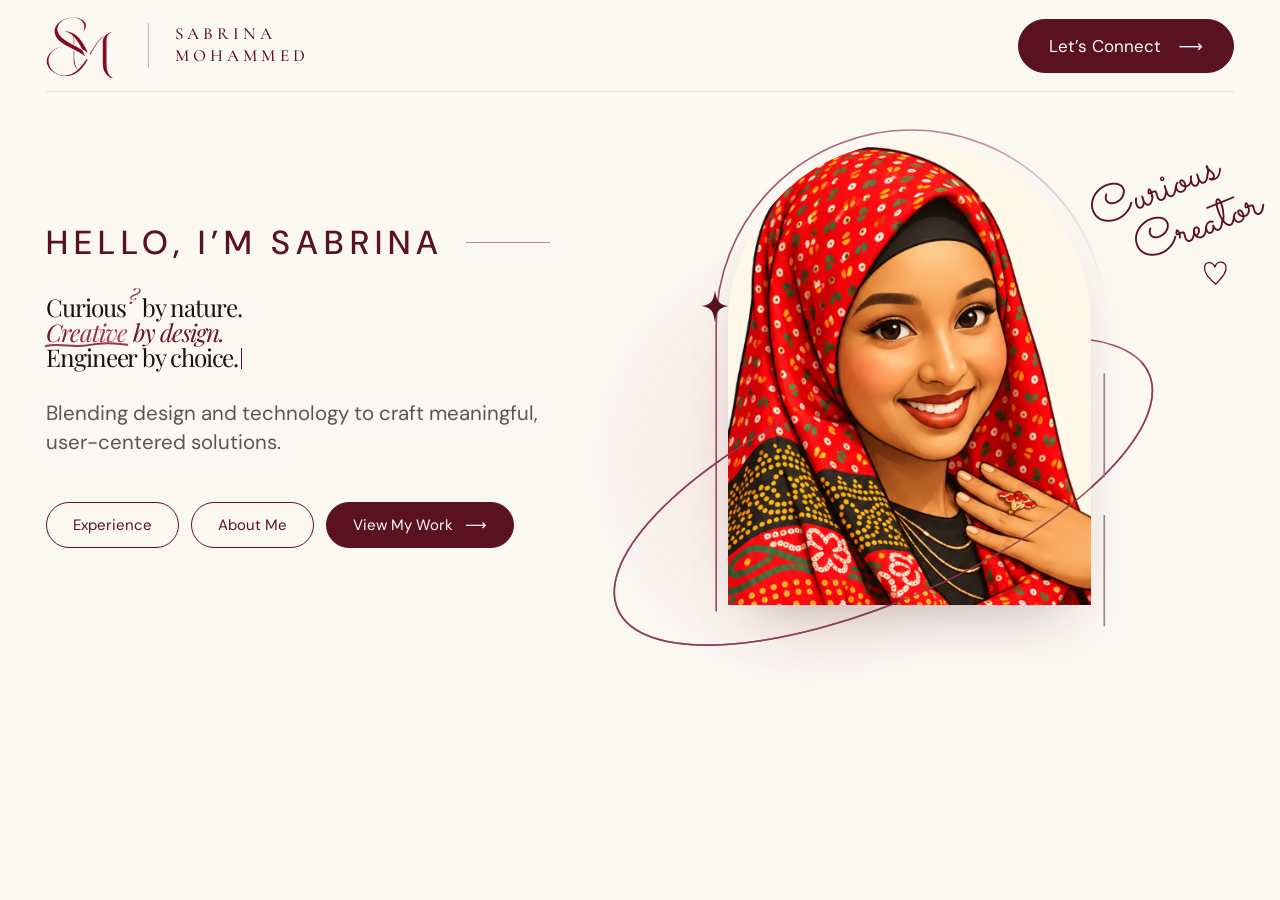
<file: index.html>
<!doctype html>
<html lang="en">
  <head>
    <meta charset="UTF-8" />
    <meta name="viewport" content="width=device-width, initial-scale=1.0" />
    <meta
      name="description"
      content="Sabrina Mohammed — curious creator blending design and technology to craft meaningful, user-centered solutions."
    />
    <meta name="theme-color" content="#fbf7f3" />
    <title>Sabrina Mohammed — Creative Developer</title>
    <link rel="preconnect" href="https://fonts.googleapis.com" />
    <link rel="preconnect" href="https://fonts.gstatic.com" crossorigin />
    <link
      href="https://fonts.googleapis.com/css2?family=Cormorant+Garamond:wght@500&family=DM+Sans:opsz,wght@9..40,400;9..40,500;9..40,600&family=Playfair+Display:ital,wght@0,400;0,500;1,400&family=Sacramento&display=swap"
      rel="stylesheet"
    />
    <link rel="stylesheet" href="styles.css" />
  </head>
  <body>
    <header class="site-header">
      <a class="brand" href="#home" aria-label="Sabrina Mohammed, home">
        <span class="brand-mark"><img src="sm_lettermark.png" alt="" /></span>
        <span class="brand-name">Sabrina<br />Mohammed</span>
      </a>
      <a class="nav-contact" href="contact.html">Let’s Connect <span aria-hidden="true">⟶</span></a>
    </header>

    <main>
      <section class="hero section-wrap" id="home">
        <div class="hero-copy">
          <p class="eyebrow">Hello, I’m Sabrina</p>
          <h1>
            <span class="line">
              <span class="sr-only">Curious</span>
              <span class="curious" aria-hidden="true"><span style="--i:0">C</span><span style="--i:1">u</span><span style="--i:2">r</span><span style="--i:3">i</span><span style="--i:4">o</span><span style="--i:5">u</span><span style="--i:6">s</span><span class="curious-mark">?</span></span>
              by nature.
            </span>
            <em class="line"><span class="creative">Creative<svg class="swash" viewBox="0 0 200 20" preserveAspectRatio="none" aria-hidden="true" focusable="false"><path pathLength="1" d="M4 12 C38 5 70 17 104 10 S166 4 196 9" /></svg></span> by design.</em>
            <span class="line"><span class="sr-only">Engineer</span><span class="engineer" aria-hidden="true"><span style="--i:0">E</span><span style="--i:1">n</span><span style="--i:2">g</span><span style="--i:3">i</span><span style="--i:4">n</span><span style="--i:5">e</span><span style="--i:6">e</span><span style="--i:7">r</span></span> by choice.<span class="caret" aria-hidden="true"></span></span>
          </h1>
          <p class="hero-intro">
            Blending design and technology to craft meaningful,<br class="desktop-break" />
            user-centered solutions.
          </p>
          <div class="hero-actions">
            <a class="button button-secondary" href="experience.html">Experience</a>
            <a class="button button-secondary" href="about.html">About Me</a>
            <a class="button button-primary" href="work.html">View My Work <span aria-hidden="true">⟶</span></a>
          </div>
        </div>

        <div class="hero-visual">
          <div class="blush" aria-hidden="true"></div>
          <!-- back layer: arch + the half of the orbit that passes behind the photo -->
          <svg class="hero-lines hero-lines-back" viewBox="0 0 1030 860" aria-hidden="true" focusable="false">
            <defs>
              <linearGradient id="arch-fade" x1="0" y1="0" x2="1" y2="0">
                <stop offset="0" stop-color="currentColor" stop-opacity="0.9" />
                <stop offset="0.7" stop-color="currentColor" stop-opacity="0.55" />
                <stop offset="1" stop-color="currentColor" stop-opacity="0" />
              </linearGradient>
            </defs>
            <!-- outer arch echoing the portrait frame -->
            <path class="arch" pathLength="1" d="M195 815 V330 A330 330 0 0 1 855 330 V420" stroke="url(#arch-fade)" />
            <g transform="rotate(-24 478 612)">
              <ellipse class="orbit" pathLength="1" cx="478" cy="612" rx="492" ry="182" />
            </g>
          </svg>

          <div class="portrait-frame">
            <img
              class="portrait"
              src="portrait.png"
              alt="Illustrated portrait of Sabrina Mohammed"
              width="614"
              height="548"
            />
          </div>

          <!-- front layer: the lower half of the orbit crosses in front of the photo -->
          <svg class="hero-lines hero-lines-front" viewBox="0 0 1030 860" aria-hidden="true" focusable="false">
            <path class="orbit" pathLength="1" d="M306.2 494.2 L286.2 505.5 L266.6 517.0 L247.5 528.7 L228.9 540.6 L210.8 552.7 L193.4 565.0 L176.7 577.3 L160.6 589.7 L145.3 602.2 L130.8 614.7 L117.0 627.2 L104.1 639.6 L92.0 652.0 L80.9 664.3 L70.6 676.5 L61.3 688.5 L52.9 700.3 L45.6 712.0 L39.2 723.4 L33.8 734.6 L29.5 745.4 L26.2 756.0 L23.9 766.2 L22.7 776.1 L22.5 785.6 L23.4 794.7 L25.4 803.4 L28.3 811.6 L32.3 819.4 L37.4 826.7 L43.4 833.5 L50.5 839.8 L58.5 845.6 L67.5 850.8 L77.5 855.5 L88.4 859.6 L100.1 863.2 L112.8 866.1 L126.3 868.5 L140.6 870.3 L155.7 871.5 L171.5 872.1 L188.0 872.1 L205.2 871.5 L223.0 870.3 L241.5 868.5 L260.4 866.1 L279.9 863.1 L299.8 859.6 L320.1 855.5 L340.8 850.8 L361.8 845.5 L383.1 839.8 L404.6 833.5 L426.3 826.7 L448.0 819.4 L469.9 811.6 L491.8 803.3 L513.6 794.6 L535.4 785.5 L557.0 776.0 L578.4 766.2 L599.7 755.9 L620.6 745.3 L641.2 734.5 L661.4 723.3 L681.2 711.9 L700.6 700.2 L719.4 688.4 L737.6 676.4 L755.3 664.2 L772.3 651.9 L788.7 639.5 L804.3 627.1 L819.2 614.6 L833.3 602.1 L846.6 589.6 L859.0 577.2 L870.5 564.9 L881.2 552.6 L890.9 540.5 L899.6 528.6 L907.4 516.9 L914.2 505.4 L920.0 494.1 L924.8 483.1 L928.5 472.4 L931.2 462.0 L932.9 452.0 L933.5 442.3 L933.1 433.1 L931.6 424.2 L929.1 415.8 L925.5 407.8 L920.9 400.3 L915.2 393.3" />
            <!-- right-hand rule -->
            <path class="rule" d="M852 412 V588 M852 652 V840" />
            <!-- sparkle -->
            <path
              class="sparkle"
              d="M193 272 C196 290 199 295 216 298 C199 301 196 306 193 326 C190 306 187 301 170 298 C187 295 190 290 193 272 Z"
            />
          </svg>

          <p class="script-note" aria-label="Curious creator">
            <span>Curious</span>
            <span>Creator</span>
            <svg class="heart" viewBox="0 0 40 40" aria-hidden="true" focusable="false">
              <path d="M20 34 C10 25 5 19 6 12 C7 6 15 4 19 12 C22 3 32 5 33 12 C34 19 28 25 20 34" />
            </svg>
          </p>
        </div>
      </section>
    </main>
  </body>
</html>
</file>
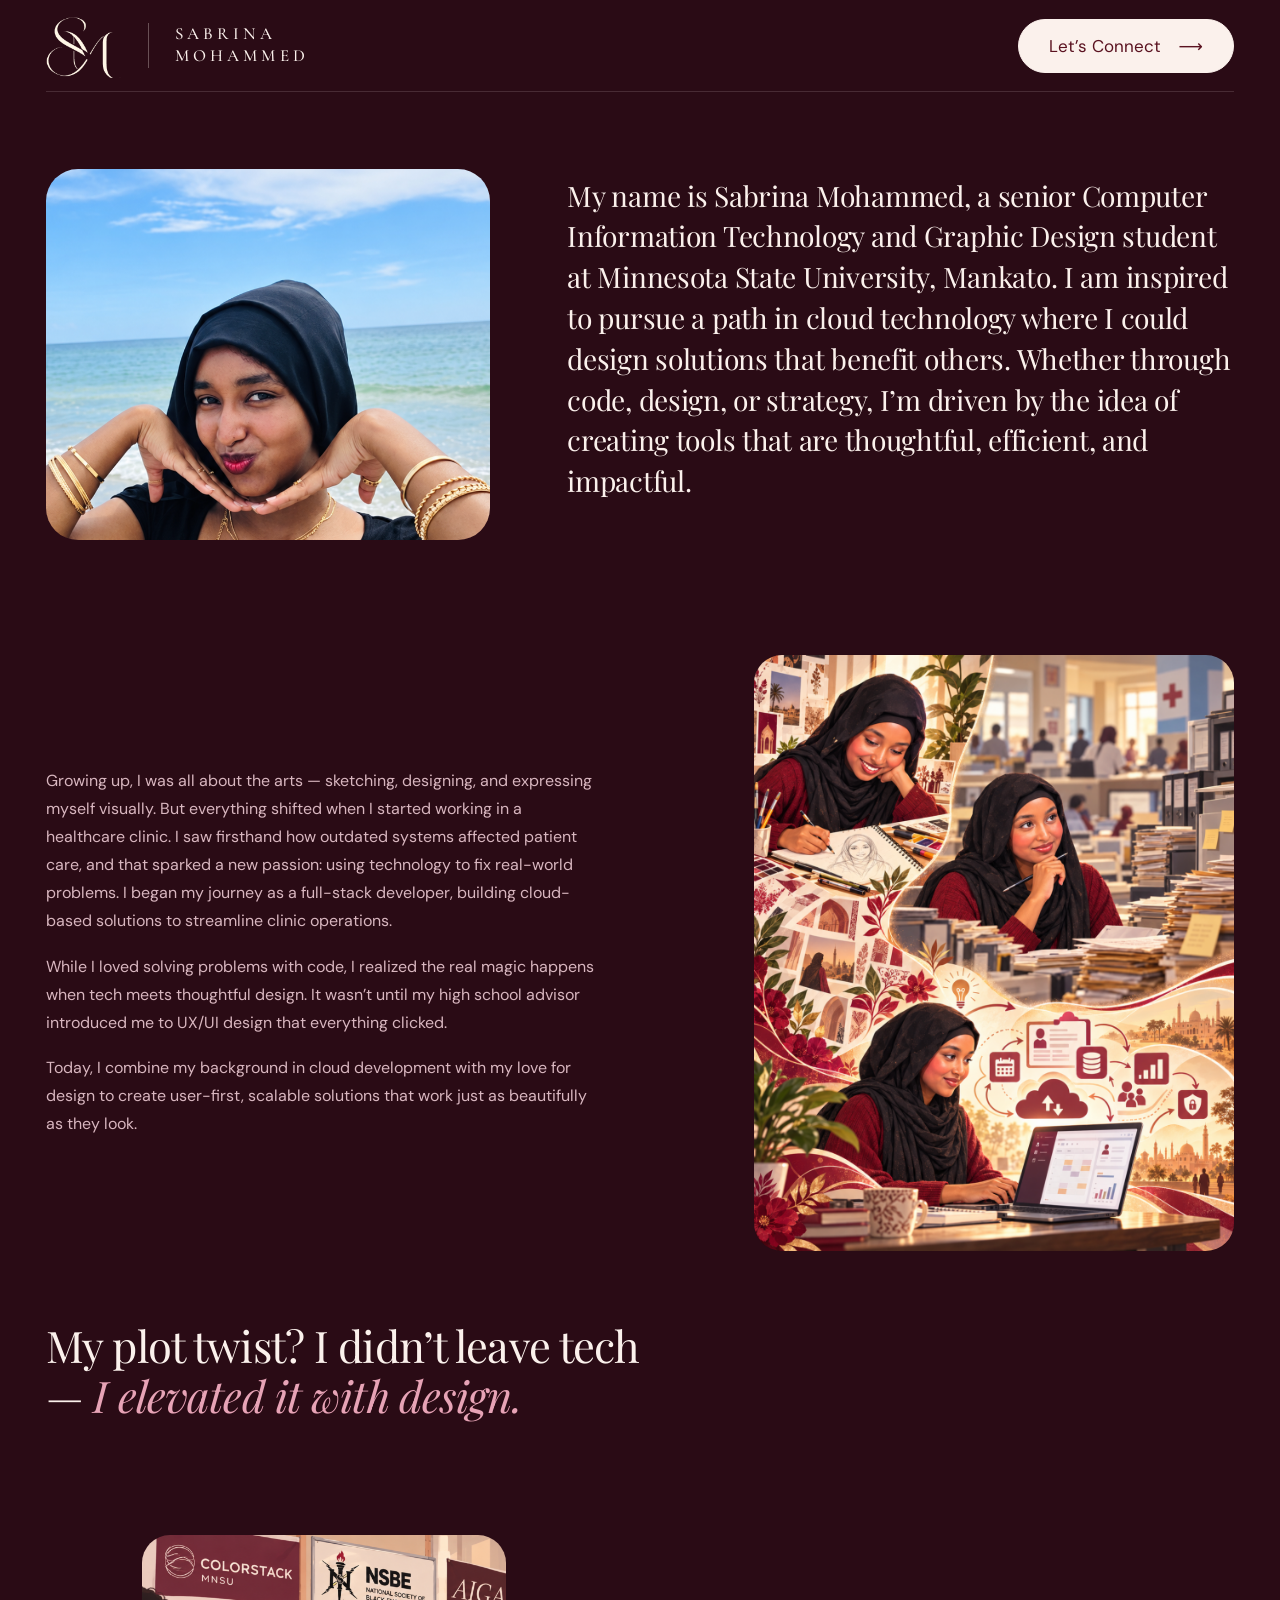
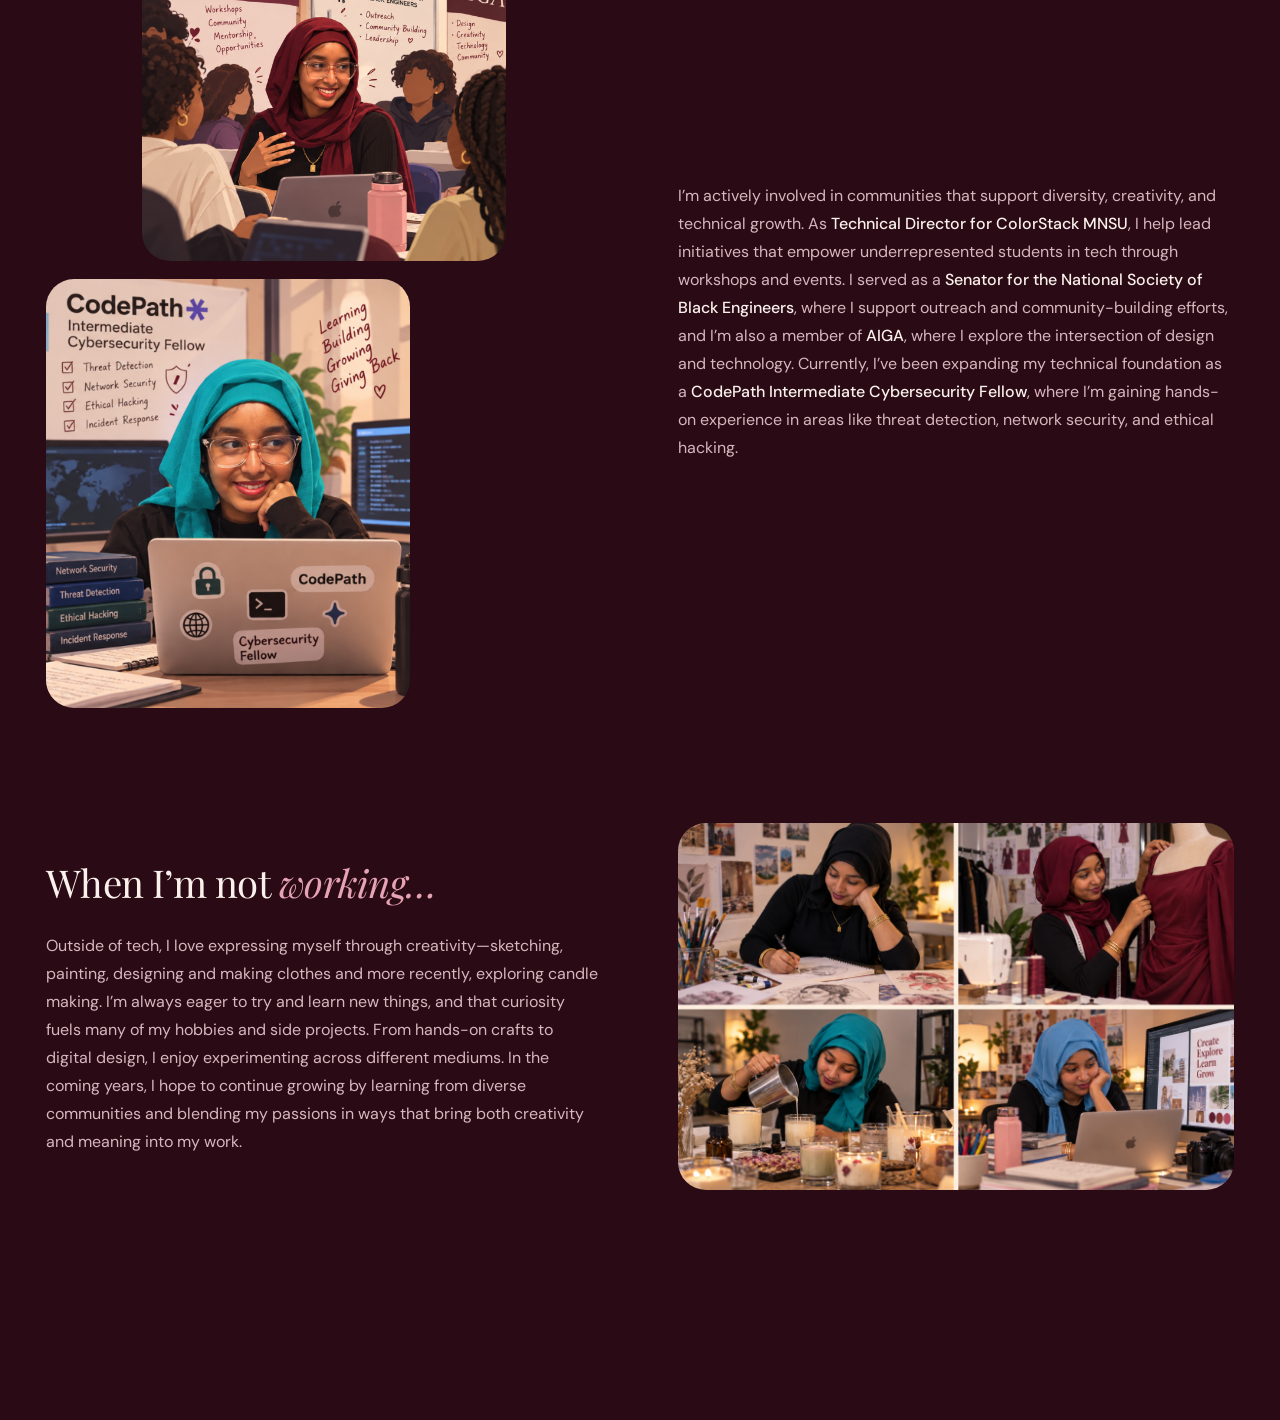
<file: about.html>
<!doctype html>
<html lang="en">
  <head>
    <meta charset="UTF-8" />
    <meta name="viewport" content="width=device-width, initial-scale=1.0" />
    <meta
      name="description"
      content="About Sabrina Mohammed — Computer Information Technology and Graphic Design student blending cloud development with thoughtful design."
    />
    <meta name="theme-color" content="#2a0b15" />
    <title>About — Sabrina Mohammed</title>
    <link rel="preconnect" href="https://fonts.googleapis.com" />
    <link rel="preconnect" href="https://fonts.gstatic.com" crossorigin />
    <link
      href="https://fonts.googleapis.com/css2?family=Cormorant+Garamond:wght@500&family=DM+Sans:opsz,wght@9..40,400;9..40,500;9..40,600&family=Playfair+Display:ital,wght@0,400;0,500;1,400&family=Sacramento&display=swap"
      rel="stylesheet"
    />
    <link rel="stylesheet" href="styles.css" />
  </head>
  <body class="dark-page">
    <header class="site-header">
      <a class="brand" href="index.html" aria-label="Sabrina Mohammed, home">
        <span class="brand-mark"><img src="sm_lettermark.png" alt="" /></span>
        <span class="brand-name">Sabrina<br />Mohammed</span>
      </a>
      <a class="nav-contact" href="contact.html">Let’s Connect <span aria-hidden="true">⟶</span></a>
    </header>

    <main class="section-wrap about-main">
      <h1 class="sr-only">About Sabrina</h1>

      <!-- Intro -->
      <section class="about-row about-intro">
        <div class="about-media">
          <img class="about-portrait" src="about4.png" alt="Sabrina at the beach, framing her face with her hands" width="774" height="646" />
        </div>
        <p class="about-lead">
          My name is Sabrina Mohammed, a senior Computer Information Technology and Graphic Design student at
          Minnesota State University, Mankato. I am inspired to pursue a path in cloud technology where I could design
          solutions that benefit others. Whether through code, design, or strategy, I’m driven by the idea of creating
          tools that are thoughtful, efficient, and impactful.
        </p>
      </section>

      <!-- Story -->
      <section class="about-row about-story">
        <div class="about-text">
          <p>
            Growing up, I was all about the arts — sketching, designing, and expressing myself visually. But everything
            shifted when I started working in a healthcare clinic. I saw firsthand how outdated systems affected patient
            care, and that sparked a new passion: using technology to fix real-world problems. I began my journey as a
            full-stack developer, building cloud-based solutions to streamline clinic operations.
          </p>
          <p>
            While I loved solving problems with code, I realized the real magic happens when tech meets thoughtful
            design. It wasn’t until my high school advisor introduced me to UX/UI design that everything clicked.
          </p>
          <p>
            Today, I combine my background in cloud development with my love for design to create user-first, scalable
            solutions that work just as beautifully as they look.
          </p>
        </div>
        <div class="about-media">
          <img
            class="about-photo about-story-img"
            src="about2.png"
            alt="Illustration of Sabrina's journey: sketching as a young artist, working in a busy healthcare clinic, and building cloud-based tools on a laptop"
            width="1128"
            height="1400"
          />
        </div>
      </section>

      <p class="plot-twist">My plot twist? I didn’t leave tech — <em>I elevated it with design.</em></p>

      <!-- Community -->
      <section class="about-row about-community">
        <div class="about-media stagger stagger-left">
          <img
            class="about-photo"
            src="about3.png"
            alt="Illustration of Sabrina leading a student meetup in front of ColorStack MNSU, NSBE and AIGA banners"
            width="1246"
            height="1116"
          />
          <img
            class="about-photo"
            src="image.png"
            alt="Illustration of Sabrina at her laptop as a CodePath Intermediate Cybersecurity Fellow"
            width="950"
            height="1118"
          />
        </div>
        <div class="about-text">
          <p>
            I’m actively involved in communities that support diversity, creativity, and technical growth. As
            <strong>Technical Director for ColorStack MNSU</strong>, I help lead initiatives that empower underrepresented
            students in tech through workshops and events. I served as a <strong>Senator for the National Society of Black
            Engineers</strong>, where I support outreach and community-building efforts, and I’m also a member of
            <strong>AIGA</strong>, where I explore the intersection of design and technology. Currently, I’ve been
            expanding my technical foundation as a <strong>CodePath Intermediate Cybersecurity Fellow</strong>, where I’m
            gaining hands-on experience in areas like threat detection, network security, and ethical hacking.
          </p>
        </div>
      </section>

      <!-- Hobbies -->
      <section class="about-row about-hobbies">
        <div class="about-text">
          <h2>When I’m not <em>working…</em></h2>
          <p>
            Outside of tech, I love expressing myself through creativity—sketching, painting, designing and making
            clothes and more recently, exploring candle making. I’m always eager to try and learn new things, and that
            curiosity fuels many of my hobbies and side projects. From hands-on crafts to digital design, I enjoy
            experimenting across different mediums. In the coming years, I hope to continue growing by learning from
            diverse communities and blending my passions in ways that bring both creativity and meaning into my work.
          </p>
        </div>
        <div class="about-media">
          <img
            class="about-photo about-hobbies-img"
            src="about5.png"
            alt="Four photos of Sabrina's hobbies: sketching portraits, fitting a dress she is sewing, pouring candles, and designing at her computer"
            width="1140"
            height="752"
          />
        </div>
      </section>
    </main>
  </body>
</html>
</file>
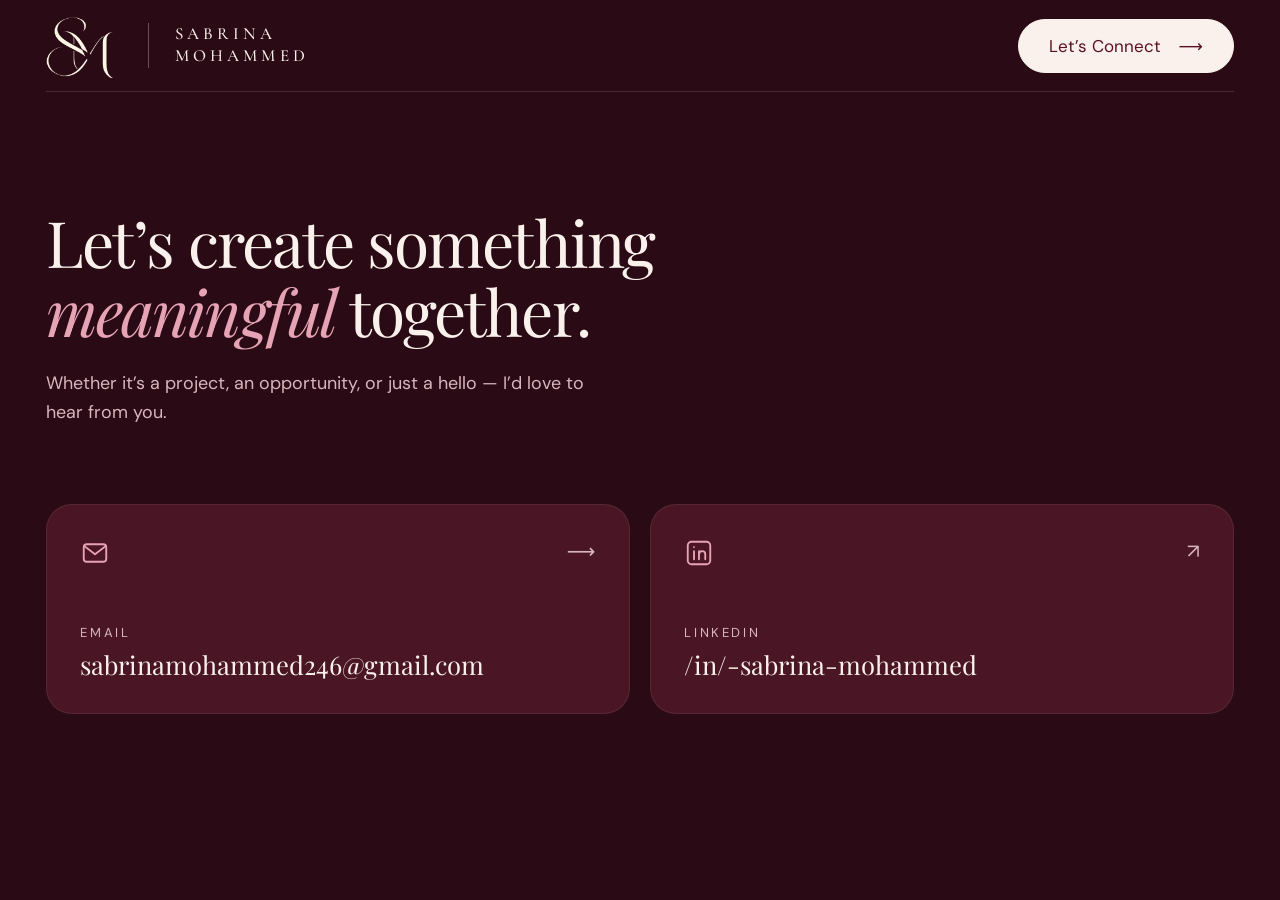
<file: contact.html>
<!doctype html>
<html lang="en">
  <head>
    <meta charset="UTF-8" />
    <meta name="viewport" content="width=device-width, initial-scale=1.0" />
    <meta name="description" content="Get in touch with Sabrina Mohammed by email or on LinkedIn." />
    <meta name="theme-color" content="#2a0b15" />
    <title>Let’s Connect — Sabrina Mohammed</title>
    <link rel="preconnect" href="https://fonts.googleapis.com" />
    <link rel="preconnect" href="https://fonts.gstatic.com" crossorigin />
    <link
      href="https://fonts.googleapis.com/css2?family=Cormorant+Garamond:wght@500&family=DM+Sans:opsz,wght@9..40,400;9..40,500;9..40,600&family=Playfair+Display:ital,wght@0,400;0,500;1,400&family=Sacramento&display=swap"
      rel="stylesheet"
    />
    <link rel="stylesheet" href="styles.css" />
  </head>
  <body class="dark-page">
    <header class="site-header">
      <a class="brand" href="index.html" aria-label="Sabrina Mohammed, home">
        <span class="brand-mark"><img src="sm_lettermark.png" alt="" /></span>
        <span class="brand-name">Sabrina<br />Mohammed</span>
      </a>
      <a class="nav-contact" href="contact.html" aria-current="page">Let’s Connect <span aria-hidden="true">⟶</span></a>
    </header>

    <main class="section-wrap connect">
      <div class="connect-intro">
        <h1>Let’s create something <em>meaningful</em> together.</h1>
        <p>
          Whether it’s a project, an opportunity, or just a hello — I’d love to hear from you.
        </p>
      </div>

      <ul class="connect-links">
        <li>
          <a class="connect-card" href="mailto:sabrinamohammed246@gmail.com">
            <svg class="connect-icon" viewBox="0 0 24 24" aria-hidden="true" focusable="false">
              <rect x="3" y="5" width="18" height="14" rx="2.5" />
              <path d="M3.5 6.5 12 13l8.5-6.5" />
            </svg>
            <span class="connect-label">Email</span>
            <span class="connect-value">sabrinamohammed246@<wbr />gmail.com</span>
            <span class="connect-arrow" aria-hidden="true">⟶</span>
          </a>
        </li>
        <li>
          <a
            class="connect-card"
            href="https://www.linkedin.com/in/-sabrina-mohammed/"
            target="_blank"
            rel="noopener noreferrer"
          >
            <svg class="connect-icon" viewBox="0 0 24 24" aria-hidden="true" focusable="false">
              <rect x="3" y="3" width="18" height="18" rx="3" />
              <path d="M8 10.5V17M8 7.25v.01M12 17v-6.5m0 2.75c0-1.6 1-2.75 2.5-2.75S17 11.5 17 13v4" />
            </svg>
            <span class="connect-label">LinkedIn</span>
            <span class="connect-value">/in/-sabrina-mohammed<span class="sr-only"> (opens in a new tab)</span></span>
            <span class="connect-arrow" aria-hidden="true">↗</span>
          </a>
        </li>
      </ul>
    </main>
  </body>
</html>
</file>
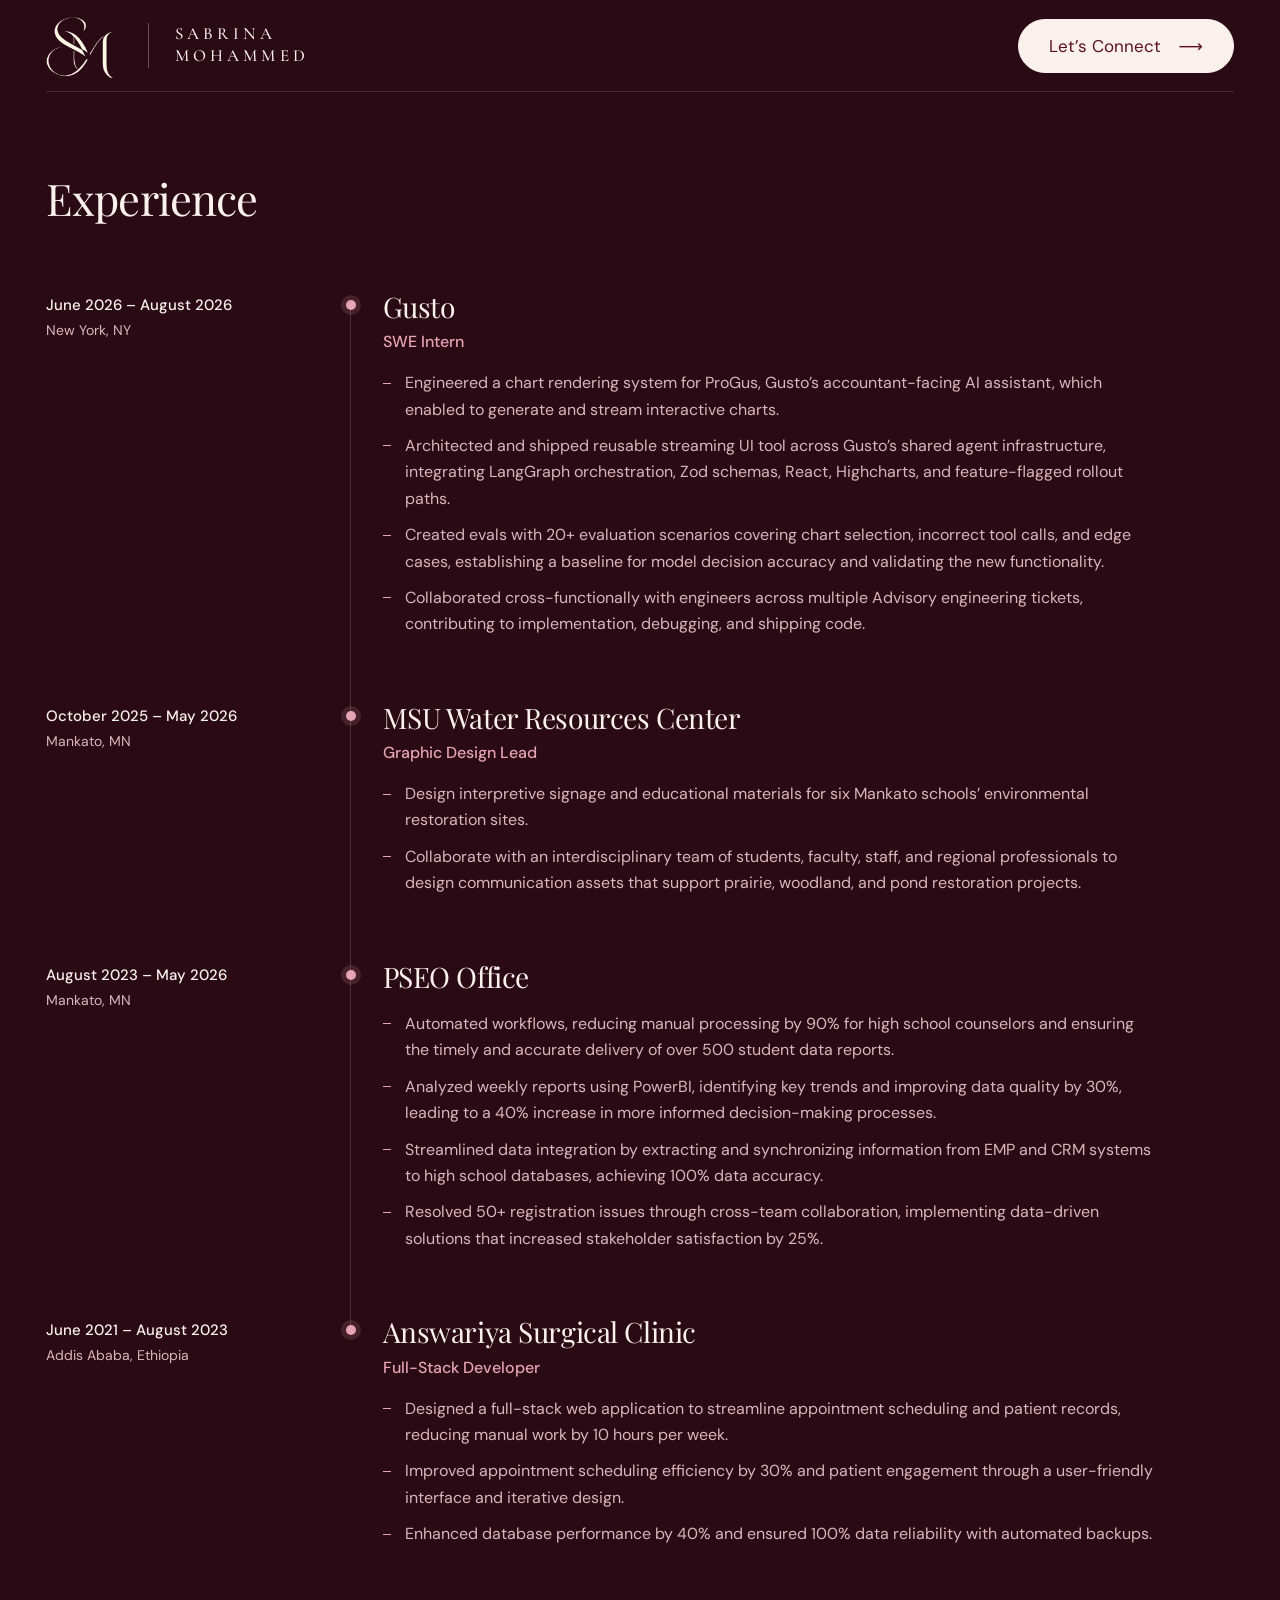
<file: experience.html>
<!doctype html>
<html lang="en">
  <head>
    <meta charset="UTF-8" />
    <meta name="viewport" content="width=device-width, initial-scale=1.0" />
    <meta
      name="description"
      content="Experience of Sabrina Mohammed — software engineering at Gusto, design leadership, data automation and full-stack development."
    />
    <meta name="theme-color" content="#2a0b15" />
    <title>Experience — Sabrina Mohammed</title>
    <link rel="preconnect" href="https://fonts.googleapis.com" />
    <link rel="preconnect" href="https://fonts.gstatic.com" crossorigin />
    <link
      href="https://fonts.googleapis.com/css2?family=Cormorant+Garamond:wght@500&family=DM+Sans:opsz,wght@9..40,400;9..40,500;9..40,600&family=Playfair+Display:ital,wght@0,400;0,500;1,400&family=Sacramento&display=swap"
      rel="stylesheet"
    />
    <link rel="stylesheet" href="styles.css" />
  </head>
  <body class="dark-page">
    <header class="site-header">
      <a class="brand" href="index.html" aria-label="Sabrina Mohammed, home">
        <span class="brand-mark"><img src="sm_lettermark.png" alt="" /></span>
        <span class="brand-name">Sabrina<br />Mohammed</span>
      </a>
      <a class="nav-contact" href="contact.html">Let’s Connect <span aria-hidden="true">⟶</span></a>
    </header>

    <main class="section-wrap exp-main">
      <h1 class="exp-title">Experience</h1>

      <ol class="exp-list">
        <li class="exp-item" style="--n:0">
          <div class="exp-meta">
            <p class="exp-dates">June 2026 – August 2026</p>
            <p class="exp-loc">New York, NY</p>
          </div>
          <article class="exp-body">
            <h2 class="exp-company">Gusto</h2>
            <p class="exp-role">SWE Intern</p>
            <ul class="exp-points">
              <li>Engineered a chart rendering system for ProGus, Gusto’s accountant-facing AI assistant, which enabled to generate and stream interactive charts.</li>
              <li>Architected and shipped reusable streaming UI tool across Gusto’s shared agent infrastructure, integrating LangGraph orchestration, Zod schemas, React, Highcharts, and feature-flagged rollout paths.</li>
              <li>Created evals with 20+ evaluation scenarios covering chart selection, incorrect tool calls, and edge cases, establishing a baseline for model decision accuracy and validating the new functionality.</li>
              <li>Collaborated cross-functionally with engineers across multiple Advisory engineering tickets, contributing to implementation, debugging, and shipping code.</li>
            </ul>
          </article>
        </li>
        <li class="exp-item" style="--n:1">
          <div class="exp-meta">
            <p class="exp-dates">October 2025 – May 2026</p>
            <p class="exp-loc">Mankato, MN</p>
          </div>
          <article class="exp-body">
            <h2 class="exp-company">MSU Water Resources Center</h2>
            <p class="exp-role">Graphic Design Lead</p>
            <ul class="exp-points">
              <li>Design interpretive signage and educational materials for six Mankato schools’ environmental restoration sites.</li>
              <li>Collaborate with an interdisciplinary team of students, faculty, staff, and regional professionals to design communication assets that support prairie, woodland, and pond restoration projects.</li>
            </ul>
          </article>
        </li>
        <li class="exp-item" style="--n:2">
          <div class="exp-meta">
            <p class="exp-dates">August 2023 – May 2026</p>
            <p class="exp-loc">Mankato, MN</p>
          </div>
          <article class="exp-body">
            <h2 class="exp-company">PSEO Office</h2>
            <ul class="exp-points">
              <li>Automated workflows, reducing manual processing by 90% for high school counselors and ensuring the timely and accurate delivery of over 500 student data reports.</li>
              <li>Analyzed weekly reports using PowerBI, identifying key trends and improving data quality by 30%, leading to a 40% increase in more informed decision-making processes.</li>
              <li>Streamlined data integration by extracting and synchronizing information from EMP and CRM systems to high school databases, achieving 100% data accuracy.</li>
              <li>Resolved 50+ registration issues through cross-team collaboration, implementing data-driven solutions that increased stakeholder satisfaction by 25%.</li>
            </ul>
          </article>
        </li>
        <li class="exp-item" style="--n:3">
          <div class="exp-meta">
            <p class="exp-dates">June 2021 – August 2023</p>
            <p class="exp-loc">Addis Ababa, Ethiopia</p>
          </div>
          <article class="exp-body">
            <h2 class="exp-company">Answariya Surgical Clinic</h2>
            <p class="exp-role">Full-Stack Developer</p>
            <ul class="exp-points">
              <li>Designed a full-stack web application to streamline appointment scheduling and patient records, reducing manual work by 10 hours per week.</li>
              <li>Improved appointment scheduling efficiency by 30% and patient engagement through a user-friendly interface and iterative design.</li>
              <li>Enhanced database performance by 40% and ensured 100% data reliability with automated backups.</li>
            </ul>
          </article>
        </li>
      </ol>
    </main>
  </body>
</html>
</file>
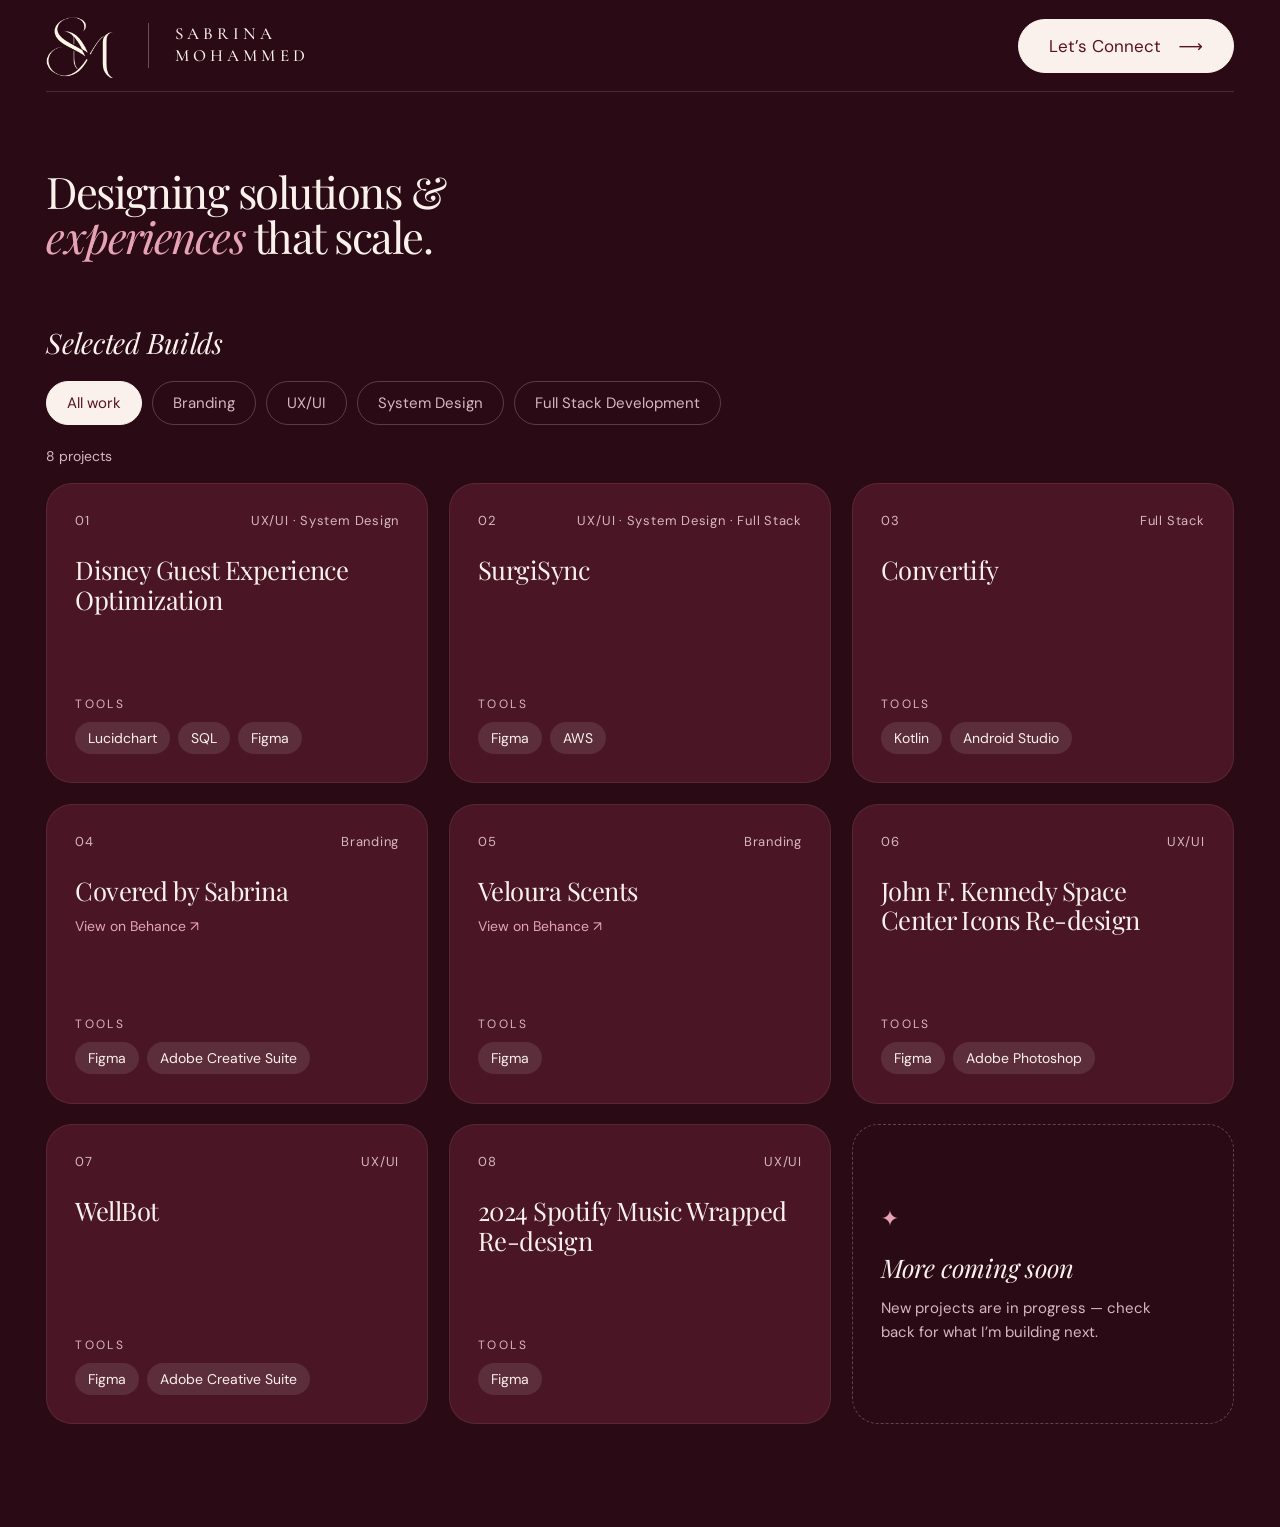
<file: work.html>
<!doctype html>
<html lang="en">
  <head>
    <meta charset="UTF-8" />
    <meta name="viewport" content="width=device-width, initial-scale=1.0" />
    <meta
      name="description"
      content="Selected work by Sabrina Mohammed — branding, UX/UI, system design and full stack development."
    />
    <meta name="theme-color" content="#2a0b15" />
    <title>Work — Sabrina Mohammed</title>
    <link rel="preconnect" href="https://fonts.googleapis.com" />
    <link rel="preconnect" href="https://fonts.gstatic.com" crossorigin />
    <link
      href="https://fonts.googleapis.com/css2?family=Cormorant+Garamond:wght@500&family=DM+Sans:opsz,wght@9..40,400;9..40,500;9..40,600&family=Playfair+Display:ital,wght@0,400;0,500;1,400&family=Sacramento&display=swap"
      rel="stylesheet"
    />
    <link rel="stylesheet" href="styles.css" />
    <script src="work.js" defer></script>
  </head>
  <body class="dark-page">
    <header class="site-header">
      <a class="brand" href="index.html" aria-label="Sabrina Mohammed, home">
        <span class="brand-mark"><img src="sm_lettermark.png" alt="" /></span>
        <span class="brand-name">Sabrina<br />Mohammed</span>
      </a>
      <a class="nav-contact" href="contact.html">Let’s Connect <span aria-hidden="true">⟶</span></a>
    </header>

    <main class="section-wrap">
      <section class="work-intro">
        <h1>Designing solutions &amp; <em>experiences</em> that scale.</h1>
      </section>

      <h2 class="work-section-title">Selected Builds</h2>

      <div class="work-filters" role="group" aria-label="Filter projects">
        <button type="button" data-filter="all" aria-pressed="true">All work</button>
        <button type="button" data-filter="branding" aria-pressed="false">Branding</button>
        <button type="button" data-filter="uxui" aria-pressed="false">UX/UI</button>
        <button type="button" data-filter="system" aria-pressed="false">System Design</button>
        <button type="button" data-filter="fullstack" aria-pressed="false">Full Stack Development</button>
      </div>
      <p class="work-count" aria-live="polite">8 projects</p>

      <div class="work-grid">
          <article class="work-card" data-tags="uxui system" style="--n:0">
            <div class="work-card-top">
              <span class="work-num">01</span>
              <span class="work-tags">UX/UI · System Design</span>
            </div>
            <h2 class="work-title">Disney Guest Experience Optimization</h2>
            <div class="work-tools">
              <p>Tools</p>
              <ul><li>Lucidchart</li><li>SQL</li><li>Figma</li></ul>
            </div>
          </article>
          <article class="work-card" data-tags="uxui system fullstack" style="--n:1">
            <div class="work-card-top">
              <span class="work-num">02</span>
              <span class="work-tags">UX/UI · System Design · Full Stack</span>
            </div>
            <h2 class="work-title">SurgiSync</h2>
            <div class="work-tools">
              <p>Tools</p>
              <ul><li>Figma</li><li>AWS</li></ul>
            </div>
          </article>
          <article class="work-card" data-tags="fullstack" style="--n:2">
            <div class="work-card-top">
              <span class="work-num">03</span>
              <span class="work-tags">Full Stack</span>
            </div>
            <h2 class="work-title">Convertify</h2>
            <div class="work-tools">
              <p>Tools</p>
              <ul><li>Kotlin</li><li>Android Studio</li></ul>
            </div>
          </article>
          <article class="work-card has-link" data-tags="branding" style="--n:3">
            <div class="work-card-top">
              <span class="work-num">04</span>
              <span class="work-tags">Branding</span>
            </div>
            <h2 class="work-title">
              <a class="work-link" href="https://www.behance.net/gallery/229057461/Covered-by-Sabrina" target="_blank" rel="noopener noreferrer"
                >Covered by Sabrina<span class="sr-only"> (opens Behance in a new tab)</span></a
              >
            </h2>
            <p class="work-view" aria-hidden="true">View on Behance <span>↗</span></p>
            <div class="work-tools">
              <p>Tools</p>
              <ul><li>Figma</li><li>Adobe Creative Suite</li></ul>
            </div>
          </article>
          <article class="work-card has-link" data-tags="branding" style="--n:4">
            <div class="work-card-top">
              <span class="work-num">05</span>
              <span class="work-tags">Branding</span>
            </div>
            <h2 class="work-title">
              <a class="work-link" href="https://www.behance.net/gallery/229894395/Veloura-Scents" target="_blank" rel="noopener noreferrer"
                >Veloura Scents<span class="sr-only"> (opens Behance in a new tab)</span></a
              >
            </h2>
            <p class="work-view" aria-hidden="true">View on Behance <span>↗</span></p>
            <div class="work-tools">
              <p>Tools</p>
              <ul><li>Figma</li></ul>
            </div>
          </article>
          <article class="work-card" data-tags="uxui" style="--n:5">
            <div class="work-card-top">
              <span class="work-num">06</span>
              <span class="work-tags">UX/UI</span>
            </div>
            <h2 class="work-title">John F. Kennedy Space Center Icons Re-design</h2>
            <div class="work-tools">
              <p>Tools</p>
              <ul><li>Figma</li><li>Adobe Photoshop</li></ul>
            </div>
          </article>
          <article class="work-card" data-tags="uxui" style="--n:6">
            <div class="work-card-top">
              <span class="work-num">07</span>
              <span class="work-tags">UX/UI</span>
            </div>
            <h2 class="work-title">WellBot</h2>
            <div class="work-tools">
              <p>Tools</p>
              <ul><li>Figma</li><li>Adobe Creative Suite</li></ul>
            </div>
          </article>
          <article class="work-card" data-tags="uxui" style="--n:7">
            <div class="work-card-top">
              <span class="work-num">08</span>
              <span class="work-tags">UX/UI</span>
            </div>
            <h2 class="work-title">2024 Spotify Music Wrapped Re-design</h2>
            <div class="work-tools">
              <p>Tools</p>
              <ul><li>Figma</li></ul>
            </div>
          </article>
          <div class="work-soon">
            <span class="work-soon-mark" aria-hidden="true">✦</span>
            <p class="work-soon-title">More coming soon</p>
            <p>New projects are in progress — check back for what I’m building next.</p>
          </div>
      </div>
    </main>
  </body>
</html>
</file>
<file: styles.css>
:root {
  color-scheme: light;
  --paper: #fbf7f3;
  --ink: #141216;
  --muted: #5b5458;
  --line: #e9e1dc;
  --wine: #5a1220;
  --wine-deep: #430c17;
  --berry: #6c1626;
  --rose: #8e3a4f;
  --blush: #f1dfdc;
  --sans: "DM Sans", system-ui, sans-serif;
  --serif: "Playfair Display", "Didot", Georgia, serif;
  --caps: "Cormorant Garamond", Georgia, serif;
  --label: "DM Sans", system-ui, sans-serif;
  --script: "Sacramento", cursive;
  --display: var(--serif);
  --gutter: clamp(20px, 3.6vw, 70px);
}

* {
  box-sizing: border-box;
}

html {
  scroll-behavior: smooth;
}

body {
  margin: 0;
  overflow-x: hidden;
  background: var(--paper);
  color: var(--ink);
  font-family: var(--sans);
  -webkit-font-smoothing: antialiased;
}

a {
  color: inherit;
  text-decoration: none;
}

button {
  font: inherit;
}

.section-wrap,
.site-header {
  width: min(1440px, 100% - var(--gutter) * 2);
  margin-inline: auto;
}

/* ---------- Header ---------- */

.site-header {
  position: relative;
  z-index: 5;
  height: 92px;
  display: flex;
  align-items: center;
  justify-content: space-between;
  border-bottom: 1px solid var(--line);
}

.brand {
  display: inline-flex;
  align-items: center;
  gap: 26px;
}

/* the monogram PNG has generous padding — crop to the letterforms */
.brand-mark {
  position: relative;
  display: block;
  width: 76px;
  aspect-ratio: 510 / 430;
  overflow: hidden;
}

.brand-mark img {
  position: absolute;
  top: -22.5%;
  left: -19.6%;
  width: 150.6%;
  height: auto;
  display: block;
}

.brand-name {
  padding-left: 26px;
  border-left: 1px solid #c9b3b8;
  color: var(--wine);
  font-family: var(--caps);
  font-size: 17px;
  font-weight: 500;
  line-height: 1.3;
  letter-spacing: 0.24em;
  text-transform: uppercase;
}

.nav-contact,
.button {
  display: inline-flex;
  align-items: center;
  justify-content: center;
  gap: 18px;
  border: 1px solid var(--wine);
  border-radius: 999px;
  transition: background 180ms ease, color 180ms ease, transform 180ms ease, box-shadow 180ms ease;
}

.nav-contact {
  white-space: nowrap;
  height: 54px;
  padding: 0 30px;
  background: var(--wine);
  color: #fffaf6;
  font-size: 17px;
}

.nav-contact:hover,
.button-primary:hover {
  background: var(--wine-deep);
  box-shadow: 0 10px 22px -12px rgba(67, 12, 23, 0.6);
  transform: translateY(-1px);
}

.nav-contact span,
.button-primary span {
  transition: transform 180ms ease;
}

.nav-contact:hover span,
.button-primary:hover span {
  transform: translateX(3px);
}

/* ---------- Hero ---------- */

.hero {
  position: relative;
  display: grid;
  grid-template-columns: minmax(0, 1fr) minmax(0, 1.05fr);
  align-items: center;
  column-gap: 0;
  padding-top: clamp(24px, 3vw, 40px);
  padding-bottom: clamp(40px, 5vw, 72px);
}

.hero-copy {
  position: relative;
  z-index: 2;
}

.eyebrow {
  display: flex;
  align-items: center;
  gap: 22px;
  margin: 0 0 clamp(20px, 2.4vw, 34px);
  color: var(--wine);
  font-family: var(--label);
  font-size: clamp(22px, 2.6vw, 38px);
  font-weight: 500;
  letter-spacing: 0.18em;
  text-transform: uppercase;
}

.hero .eyebrow::after {
  width: 84px;
  height: 1px;
  background: #b48b96;
  content: "";
}

.hero h1 {
  margin: 0 0 clamp(18px, 2.2vw, 30px);
  font-family: var(--serif);
  font-size: clamp(22px, 1.9vw, 28px);
  font-weight: 400;
  line-height: 1.04;
  letter-spacing: -0.045em;
}

.hero h1 .line {
  display: block;
  white-space: nowrap;
}

/* "Curious" — letters that bob and tilt like they're peeking around */
.curious {
  display: inline-block;
  position: relative;
  margin-right: 0.5em;
  color: var(--ink);
  cursor: default;
}

.curious > span:not(.curious-mark) {
  --r: 0deg;
  --y: 0em;
  display: inline-block;
  transform: translateY(var(--y)) rotate(var(--r));
  transform-origin: 50% 80%;
  animation: bob 2.8s ease-in-out infinite;
  animation-delay: calc(var(--i) * -0.32s);
  transition: transform 260ms cubic-bezier(0.3, 1.6, 0.5, 1);
}

.curious > :nth-child(1) { --r: -14deg; --y: 0.04em; }
.curious > :nth-child(2) { --r: 11deg; --y: -0.12em; }
.curious > :nth-child(3) { --r: -8deg; --y: 0.06em; }
.curious > :nth-child(4) { --r: 15deg; --y: -0.18em; }
.curious > :nth-child(5) { --r: -10deg; --y: 0.05em; }
.curious > :nth-child(6) { --r: 9deg; --y: -0.1em; }
.curious > :nth-child(7) { --r: -16deg; --y: 0.03em; }

@keyframes bob {
  0%,
  100% {
    transform: translateY(var(--y)) rotate(var(--r));
  }

  50% {
    transform: translateY(calc(var(--y) - 0.14em)) rotate(calc(var(--r) * -0.6));
  }
}

/* on hover the letters hop */
.curious:hover > span:not(.curious-mark) {
  animation-duration: 0.9s;
}

.curious-mark {
  position: absolute;
  top: -0.5em;
  right: -0.55em;
  color: var(--rose);
  font-family: var(--serif);
  font-size: 0.9em;
  font-style: italic;
  line-height: 1;
  transform: rotate(14deg);
  animation: wonder 3.4s ease-in-out infinite;
}

@keyframes wonder {
  0%,
  100% {
    transform: rotate(14deg) translateY(0);
  }

  50% {
    transform: rotate(-6deg) translateY(-0.12em);
  }
}

/* "Creative" — colour that drifts like mixing paint, plus a hand-drawn swash */
.creative {
  position: relative;
  display: inline-block;
  padding-right: 0.06em; /* keeps the italic "e" from being clipped by background-clip */
  background: linear-gradient(100deg, var(--berry) 0%, #b23d5c 30%, #c8744e 50%, #b23d5c 70%, var(--berry) 100%);
  background-size: 300% 100%;
  -webkit-background-clip: text;
  background-clip: text;
  color: transparent;
  animation: mix 7s ease-in-out infinite;
}

@keyframes mix {
  0%,
  100% {
    background-position: 0% 50%;
  }

  50% {
    background-position: 100% 50%;
  }
}

.swash {
  position: absolute;
  left: -3%;
  bottom: -0.16em;
  width: 104%;
  height: 0.34em;
  overflow: visible;
  pointer-events: none;
}

.swash path {
  fill: none;
  stroke: var(--rose);
  stroke-width: 2;
  stroke-linecap: round;
  stroke-dasharray: 1;
  vector-effect: non-scaling-stroke;
  animation: draw 1.1s 900ms cubic-bezier(0.6, 0, 0.2, 1) both;
}

.creative:hover .swash path {
  animation: redraw 0.8s cubic-bezier(0.6, 0, 0.2, 1) both;
}

@keyframes redraw {
  from {
    stroke-dashoffset: 1;
  }
}

/* "Engineer" — types itself out, with a blinking cursor after "choice." */
.engineer {
  display: inline-block;
  cursor: default;
}

.engineer > span {
  animation: type 60ms linear both;
  animation-delay: calc(1.8s + var(--i) * 95ms);
}

.engineer:hover > span {
  animation-name: retype;
  animation-delay: calc(var(--i) * 70ms);
}

@keyframes type {
  from {
    opacity: 0;
  }
}

@keyframes retype {
  from {
    opacity: 0;
  }
}

.caret {
  display: inline-block;
  width: 0.07em;
  height: 0.86em;
  margin-left: 0.1em;
  background: var(--wine);
  vertical-align: -0.06em;
  animation: blink 1.05s steps(1) infinite;
}

@keyframes blink {
  50% {
    opacity: 0;
  }
}

.sr-only {
  position: absolute;
  width: 1px;
  height: 1px;
  overflow: hidden;
  clip: rect(0 0 0 0);
  white-space: nowrap;
}

.hero h1 em {
  color: var(--berry);
  font-style: italic;
  letter-spacing: -0.035em;
}

.hero-intro {
  margin: 0;
  color: var(--muted);
  font-size: clamp(17px, 1.6vw, 23px);
  line-height: 1.45;
}

.hero-actions {
  display: flex;
  flex-wrap: wrap;
  align-items: center;
  gap: 12px;
  margin-top: clamp(28px, 3.4vw, 50px);
}

.button {
  height: 46px;
  padding: 0 26px;
  gap: 12px;
  font-size: 15px;
}

.button-primary {
  background: var(--wine);
  color: #fffaf6;
}

.button-secondary {
  color: var(--wine);
}

.button-secondary:hover {
  background: var(--wine);
  color: #fffaf6;
}

/* Visual — coordinates match the SVG viewBox (1030 × 860) */

.hero-visual {
  position: relative;
  container-type: inline-size;
  width: 100%;
  aspect-ratio: 1030 / 860;
  margin-left: -4%;
  color: var(--rose);
}

.blush {
  position: absolute;
  inset: 20% 30% -10% -2%;
  border-radius: 50%;
  background: radial-gradient(closest-side, var(--blush), rgba(241, 223, 220, 0));
  filter: blur(6px);
}

.portrait-frame {
  position: absolute;
  top: 2.3%;
  left: 20.9%;
  z-index: 1;
  width: 59.7%;
  height: 91.3%;
  overflow: hidden;
  border-radius: 30cqi 30cqi 0 0;
  background: #fdf6e9;
  box-shadow: 0 30px 60px -30px rgba(74, 25, 35, 0.35);
}

.portrait {
  width: 100%;
  height: 100%;
  display: block;
  object-fit: cover;
  object-position: 50% 0%;
}

.hero-lines {
  position: absolute;
  inset: 0;
  z-index: 2;
  width: 100%;
  height: 100%;
  overflow: visible;
  pointer-events: none;
}

.hero-lines-back {
  z-index: 0;
}

.hero-lines .arch,
.hero-lines .orbit,
.hero-lines .rule {
  fill: none;
  stroke-width: 1.6;
  vector-effect: non-scaling-stroke;
}

.hero-lines .orbit {
  stroke: currentColor;
  stroke-opacity: 0.85;
}

.hero-lines .rule {
  stroke: #9a8088;
}

.hero-lines .sparkle {
  fill: var(--wine);
}

.script-note {
  position: absolute;
  top: 6%;
  right: -9%;
  z-index: 3;
  display: grid;
  margin: 0;
  color: var(--wine);
  font-family: var(--script);
  font-size: 8.4cqi;
  line-height: 0.95;
  transform: rotate(-22deg);
}

.script-note span:nth-child(2) {
  margin-left: 0.55em;
}

.script-note .heart {
  width: 0.62em;
  margin: 0.18em 0 0 1.5em;
  fill: none;
  stroke: currentColor;
  stroke-width: 1.6;
  stroke-linecap: round;
  transform: rotate(22deg);
}

/* Gentle entrance */

@keyframes rise {
  from {
    opacity: 0;
    transform: translateY(14px);
  }
}

@keyframes draw {
  from {
    stroke-dashoffset: 1;
  }
}

.hero-copy > *,
.portrait-frame,
.script-note {
  animation: rise 800ms cubic-bezier(0.2, 0.7, 0.2, 1) both;
}

.hero-copy > :nth-child(2) { animation-delay: 80ms; }
.hero-copy > :nth-child(3) { animation-delay: 160ms; }
.hero-copy > :nth-child(4) { animation-delay: 240ms; }
.portrait-frame { animation-delay: 120ms; }
.script-note { animation-delay: 700ms; animation-name: fade; }

@keyframes fade {
  from {
    opacity: 0;
  }
}

.hero-lines .arch,
.hero-lines .orbit {
  stroke-dasharray: 1;
  animation: draw 1.6s 300ms cubic-bezier(0.6, 0, 0.2, 1) both;
}

/* ---------- Sections (Work, About, Contact, Footer) ---------- */

.work,
.about {
  padding-top: 120px;
}

.section-heading {
  display: flex;
  align-items: end;
  justify-content: space-between;
  margin-bottom: 42px;
}

.section-heading .eyebrow {
  margin-bottom: 17px;
}

.section-heading h2,
.about-lede,
.contact h2 {
  font-family: var(--display);
}

.section-heading h2 {
  margin: 0;
  font-size: clamp(39px, 5vw, 62px);
  font-weight: 500;
  line-height: 1.06;
  letter-spacing: -0.07em;
}

.section-heading h2 span {
  color: var(--wine);
}

.section-index,
.visual-label,
.project-year {
  font-family: var(--label);
  font-size: 10px;
  letter-spacing: 0.035em;
  text-transform: uppercase;
}

.section-index {
  padding-bottom: 9px;
  color: var(--muted);
}

.project-grid {
  display: grid;
  grid-template-columns: 1fr 1fr;
  column-gap: 24px;
  row-gap: 48px;
}

.project-card {
  display: block;
}

.project-card-wide {
  grid-column: 1 / -1;
}

.project-visual {
  position: relative;
  min-height: 360px;
  overflow: hidden;
  display: grid;
  place-items: center;
}

.project-card-wide .project-visual {
  min-height: 440px;
}

.visual-label {
  position: absolute;
  top: 23px;
  left: 24px;
  z-index: 2;
  font-size: 9px;
}

.visual-citrus {
  background: #f0d94d;
}

.citrus-mark {
  color: #345c37;
  font-size: clamp(86px, 15vw, 190px);
  line-height: 0.68;
  font-weight: 800;
  letter-spacing: -0.12em;
  transform: rotate(-8deg);
  transition: transform 400ms ease;
}

.citrus-mark i {
  display: inline-block;
  margin-left: 18%;
  font-family: var(--display);
  font-weight: 400;
  letter-spacing: -0.1em;
}

.visual-sticker {
  position: absolute;
  right: 9%;
  bottom: 13%;
  width: 100px;
  height: 100px;
  display: grid;
  place-content: center;
  border-radius: 50%;
  background: #f7f2df;
  color: #345c37;
  font-size: 12px;
  line-height: 1.4;
  text-align: center;
  transform: rotate(9deg);
}

.visual-blue {
  background: #a4c5e3;
}

.blue-window {
  position: relative;
  width: 67%;
  min-height: 245px;
  padding: 18px;
  background: #edf0ea;
  box-shadow: 15px 18px 35px rgba(40, 69, 90, 0.15);
  transition: transform 400ms ease;
}

.window-dots {
  color: #7794a1;
  font-size: 8px;
  letter-spacing: 3px;
}

.window-copy {
  display: block;
  margin: 31px 0 0 17px;
  font-size: clamp(28px, 4vw, 44px);
  line-height: 0.98;
  font-weight: 600;
  letter-spacing: -0.08em;
}

.window-copy em {
  color: #67879e;
  font-family: var(--display);
  font-weight: 400;
}

.window-squiggle {
  position: absolute;
  right: 19px;
  bottom: 15px;
  color: #66889f;
  font-size: 27px;
}

.visual-lilac {
  background: #c9bfd9;
}

.lilac-shape {
  width: 230px;
  height: 230px;
  display: grid;
  place-items: center;
  border: 1px solid #655b79;
  border-radius: 48% 52% 48% 52%;
  color: #393443;
  transform: rotate(-18deg);
  transition: transform 400ms ease;
}

.lilac-shape::before,
.lilac-shape::after {
  position: absolute;
  width: 180px;
  height: 260px;
  border: 1px solid rgba(82, 71, 99, 0.6);
  border-radius: 50%;
  content: "";
}

.lilac-shape::after {
  transform: rotate(60deg);
}

.lilac-shape span {
  z-index: 1;
  font-family: var(--display);
  font-size: 39px;
  font-style: italic;
  line-height: 0.82;
  text-align: center;
  letter-spacing: -0.08em;
  transform: rotate(18deg);
}

.lilac-note {
  position: absolute;
  right: 25px;
  bottom: 25px;
  font-family: var(--label);
  font-size: 9px;
  line-height: 1.6;
  text-align: right;
  text-transform: uppercase;
}

.project-card:hover .citrus-mark {
  transform: rotate(-4deg) scale(1.03);
}

.project-card:hover .blue-window {
  transform: translateY(-7px) rotate(1deg);
}

.project-card:hover .lilac-shape {
  transform: rotate(-10deg) scale(1.04);
}

.project-info {
  display: flex;
  justify-content: space-between;
  gap: 16px;
  padding-top: 17px;
}

.project-info h3 {
  margin: 0 0 6px;
  font-size: 17px;
  font-weight: 600;
  letter-spacing: -0.04em;
}

.project-info p {
  margin: 0;
  color: var(--muted);
  font-size: 12px;
}

.project-year {
  padding-top: 5px;
  color: var(--muted);
  font-size: 9px;
}

.sample-note {
  margin: 26px 0 0;
  color: var(--muted);
  font-size: 11px;
}

.about {
  padding-bottom: 130px;
}

.about-content {
  display: grid;
  grid-template-columns: 1.15fr 0.85fr;
  gap: 12%;
  padding-top: 12px;
}

.about-lede {
  max-width: 610px;
  margin: 0;
  font-size: clamp(22px, 3vw, 35px);
  line-height: 1.45;
  letter-spacing: -0.05em;
}

.about-aside {
  max-width: 360px;
  padding-top: 8px;
}

.about-aside > p {
  color: var(--muted);
  font-size: 13px;
  line-height: 1.9;
}

.toolkit {
  margin-top: 30px;
  padding-top: 23px;
  border-top: 1px solid var(--line);
}

.toolkit .eyebrow {
  margin-bottom: 15px;
  font-size: 9px;
}

.toolkit ul {
  display: flex;
  flex-wrap: wrap;
  gap: 8px;
  padding: 0;
  margin: 0;
  list-style: none;
}

.toolkit li {
  padding: 8px 11px;
  border: 1px solid var(--line);
  border-radius: 99px;
  font-size: 10px;
}

.contact {
  position: relative;
  min-height: 440px;
  padding: 65px 8%;
  overflow: hidden;
  background: #39232c;
  color: #fbf8f2;
}

.contact .eyebrow {
  position: relative;
  z-index: 1;
  color: #e0bec8;
}

.contact h2 {
  position: relative;
  z-index: 1;
  margin: 0;
  font-size: clamp(56px, 8vw, 98px);
  font-weight: 400;
  line-height: 0.95;
  letter-spacing: -0.06em;
}

.contact h2 span {
  color: #dda5b5;
  font-style: italic;
}

.contact-link {
  position: relative;
  z-index: 1;
  display: inline-flex;
  align-items: center;
  gap: 35px;
  margin-top: 38px;
  padding-bottom: 9px;
  border-bottom: 1px solid rgba(251, 248, 242, 0.45);
  font-family: var(--label);
  font-size: 12px;
}

.contact-orb {
  position: absolute;
  right: -40px;
  bottom: -205px;
  width: 440px;
  aspect-ratio: 1;
  border: 1px solid rgba(230, 174, 190, 0.38);
  border-radius: 50%;
  box-shadow: 0 0 0 36px rgba(230, 174, 190, 0.04),
    0 0 0 72px rgba(230, 174, 190, 0.04),
    0 0 0 108px rgba(230, 174, 190, 0.04);
}

.site-footer {
  min-height: 88px;
  display: flex;
  align-items: center;
  justify-content: space-between;
  color: var(--muted);
  font-size: 10px;
}

.footer-brand .brand-mark {
  font-size: 23px;
}

.site-footer p {
  margin: 0;
}

.site-footer > span {
  font-family: var(--label);
  font-size: 9px;
}

/* ---------- Dark pages (Work, About) ---------- */

.dark-page {
  --plum: #2a0b15;
  --card: #4a1626;
  --card-hover: #5b1c30;
  --cream: #fbf1ec;
  --cream-muted: #d8b6bf;
  --chip: rgba(251, 241, 236, 0.1);
  background: var(--plum);
  color: var(--cream);
}

.dark-page .site-header {
  border-bottom-color: rgba(251, 241, 236, 0.14);
}

/* recolour the wine monogram so it reads on the dark background */
.dark-page .brand-mark img {
  filter: brightness(0) invert(0.93) sepia(0.25) saturate(1.4) hue-rotate(-20deg);
}

.dark-page .brand-name {
  border-left-color: rgba(251, 241, 236, 0.3);
  color: var(--cream);
}

.dark-page .nav-contact {
  border-color: var(--cream);
  background: var(--cream);
  color: var(--wine);
}

.dark-page .nav-contact:hover {
  background: #fff;
  box-shadow: 0 10px 24px -12px rgba(0, 0, 0, 0.6);
}

.work-intro {
  padding-top: clamp(40px, 6vw, 84px);
}

.work-intro h1 {
  max-width: 19ch;
  margin: 0;
  font-family: var(--serif);
  font-size: clamp(28px, 3.4vw, 48px);
  font-weight: 400;
  line-height: 1.05;
  letter-spacing: -0.035em;
}

.work-intro h1 em {
  color: #e7a3b6;
}

.work-section-title {
  margin: clamp(40px, 5vw, 64px) 0 0;
  color: var(--cream);
  font-family: var(--serif);
  font-size: clamp(22px, 2.2vw, 30px);
  font-weight: 400;
  font-style: italic;
  letter-spacing: -0.01em;
}

.work-filters {
  display: flex;
  flex-wrap: wrap;
  gap: 10px;
  margin-top: 20px;
}

.work-filters button {
  height: 44px;
  padding: 0 20px;
  border: 1px solid rgba(251, 241, 236, 0.22);
  border-radius: 999px;
  background: transparent;
  color: var(--cream-muted);
  font-size: 15px;
  cursor: pointer;
  transition: background 180ms ease, color 180ms ease, border-color 180ms ease;
}

.work-filters button:hover {
  border-color: rgba(251, 241, 236, 0.5);
  color: var(--cream);
}

.work-filters button[aria-pressed="true"] {
  border-color: var(--cream);
  background: var(--cream);
  color: var(--wine);
}

.work-filters button:focus-visible,
.dark-page a:focus-visible {
  outline: 2px solid #e7a3b6;
  outline-offset: 3px;
}

.work-count {
  margin: 22px 0 18px;
  color: var(--cream-muted);
  font-size: 14px;
}

.work-grid {
  display: grid;
  grid-template-columns: repeat(3, minmax(0, 1fr));
  gap: clamp(14px, 1.6vw, 22px);
  padding-bottom: clamp(60px, 8vw, 110px);
}

.work-card {
  min-height: 300px;
  display: flex;
  flex-direction: column;
  padding: clamp(22px, 2.2vw, 30px);
  border: 1px solid rgba(251, 241, 236, 0.08);
  border-radius: 26px;
  background: var(--card);
  transition: background 220ms ease, transform 220ms ease, box-shadow 220ms ease;
  animation: card-in 600ms cubic-bezier(0.2, 0.7, 0.2, 1) both;
  animation-delay: calc(var(--n) * 55ms);
}

.work-card.is-entering {
  animation-name: card-in-again;
}

.work-card[hidden] {
  display: none;
}

.work-card:hover {
  background: var(--card-hover);
  box-shadow: 0 24px 40px -24px rgba(0, 0, 0, 0.6);
  transform: translateY(-4px);
}

@keyframes card-in {
  from {
    opacity: 0;
    transform: translateY(16px);
  }
}

@keyframes card-in-again {
  from {
    opacity: 0;
    transform: translateY(16px);
  }
}

/* "More coming soon" tile that closes the grid */
.work-soon {
  min-height: 300px;
  display: flex;
  flex-direction: column;
  justify-content: center;
  padding: clamp(22px, 2.2vw, 30px);
  border: 1px dashed rgba(251, 241, 236, 0.25);
  border-radius: 26px;
  color: var(--cream-muted);
  animation: card-in 600ms 500ms cubic-bezier(0.2, 0.7, 0.2, 1) both;
}

.work-soon p {
  max-width: 28ch;
  margin: 0;
  font-size: 15px;
  line-height: 1.6;
}

.work-soon .work-soon-title {
  margin: 14px 0 8px;
  color: var(--cream);
  font-family: var(--serif);
  font-size: clamp(24px, 2vw, 30px);
  font-style: italic;
}

.work-soon-mark {
  color: #e7a3b6;
  font-size: 22px;
  animation: twinkle 2.4s ease-in-out infinite;
}

@keyframes twinkle {
  0%,
  100% {
    opacity: 1;
  }

  50% {
    opacity: 0.35;
  }
}

/* cards with a case study: the title link stretches over the whole card */
.work-card.has-link {
  position: relative;
}

.work-link::after {
  position: absolute;
  inset: 0;
  border-radius: inherit;
  content: "";
}

.work-card.has-link:focus-within {
  outline: 2px solid #e7a3b6;
  outline-offset: 3px;
}

.work-link:focus-visible {
  outline: none;
}

.work-view {
  margin: -18px 0 26px;
  color: #e7a3b6;
  font-size: 14px;
}

.work-view span {
  display: inline-block;
  transition: transform 200ms ease;
}

.work-card.has-link:hover .work-view span {
  transform: translate(2px, -2px);
}

.work-card-top {
  display: flex;
  justify-content: space-between;
  gap: 12px;
  color: var(--cream-muted);
  font-size: 13px;
  letter-spacing: 0.06em;
}

.work-tags {
  text-align: right;
}

.work-title {
  margin: 26px 0 30px;
  font-family: var(--serif);
  font-size: clamp(24px, 2vw, 30px);
  font-weight: 400;
  line-height: 1.15;
  letter-spacing: -0.02em;
}

.work-tools {
  margin-top: auto;
}

.work-tools p {
  margin: 0 0 10px;
  color: var(--cream-muted);
  font-size: 12px;
  letter-spacing: 0.2em;
  text-transform: uppercase;
}

.work-tools ul {
  display: flex;
  flex-wrap: wrap;
  gap: 8px;
  margin: 0;
  padding: 0;
  list-style: none;
}

.work-tools li {
  padding: 7px 13px;
  border-radius: 999px;
  background: var(--chip);
  font-size: 14px;
}

@media (max-width: 960px) {
  .work-grid {
    grid-template-columns: repeat(2, minmax(0, 1fr));
  }
}

@media (max-width: 600px) {
  .work-grid {
    grid-template-columns: 1fr;
  }

  .work-card {
    min-height: 240px;
  }

  .work-filters {
    flex-wrap: nowrap;
    margin-inline: calc(var(--gutter) * -1);
    padding-inline: var(--gutter);
    overflow-x: auto;
    scrollbar-width: none;
  }

  .work-filters button {
    flex: none;
  }
}

/* ---------- About page ---------- */

.about-main {
  padding-top: clamp(40px, 6vw, 80px);
  padding-bottom: clamp(70px, 9vw, 130px);
}

.about-row {
  display: grid;
  grid-template-columns: minmax(0, 1fr) minmax(0, 1fr);
  align-items: center;
  gap: clamp(32px, 6vw, 96px);
  margin-bottom: clamp(70px, 9vw, 130px);
}

.about-text p,
.about-lead {
  margin: 0 0 1.1em;
  color: var(--cream-muted);
  font-size: clamp(16px, 1.25vw, 18px);
  line-height: 1.75;
}

.about-text p:last-child {
  margin-bottom: 0;
}

.about-text strong {
  color: var(--cream);
  font-weight: 500;
}

/* Intro: portrait + lead paragraph */
.about-intro {
  grid-template-columns: minmax(0, 0.8fr) minmax(0, 1.2fr);
  animation: rise 800ms cubic-bezier(0.2, 0.7, 0.2, 1) both;
}

.about-portrait {
  width: 100%;
  height: auto;
  display: block;
  border-radius: 32px;
}

.about-lead {
  color: var(--cream);
  font-family: var(--serif);
  font-size: clamp(22px, 2.2vw, 32px);
  line-height: 1.45;
  letter-spacing: -0.01em;
}

/* Photo placeholders — swap each <figure class="ph"> for an <img class="about-photo"> */
.ph,
.about-photo {
  width: 100%;
  aspect-ratio: 5 / 4;
  margin: 0;
  border-radius: 28px;
}

.about-photo {
  display: block;
  height: auto;
  object-fit: cover;
  object-position: 50% 20%;
}

.ph {
  display: grid;
  place-content: center;
  justify-items: center;
  gap: 12px;
  padding: 16px;
  border: 1px dashed rgba(251, 241, 236, 0.22);
  background: var(--card);
  color: var(--cream-muted);
  font-size: 13px;
  text-align: center;
}

.ph-icon {
  width: 28px;
  height: 22px;
  border: 1.5px solid currentColor;
  border-radius: 6px;
  opacity: 0.7;
  background:
    radial-gradient(circle at 70% 32%, currentColor 2.5px, transparent 3px),
    linear-gradient(135deg, transparent 55%, currentColor 56%, currentColor 62%, transparent 63%);
}

.ph figcaption {
  opacity: 0.85;
}

.about-story-img {
  max-width: 480px;
  height: auto;
  margin-left: auto;
  aspect-ratio: auto;
}

/* two photos, offset from each other like the sketch */
.stagger {
  display: grid;
  grid-template-columns: repeat(6, 1fr);
  gap: 18px;
}

.stagger > :first-child {
  grid-column: 3 / 7;
}

.stagger > :last-child {
  grid-column: 1 / 5;
  margin-top: -14%;
}

/* real photos keep their own shape and sit below each other without overlapping */
.stagger > img.about-photo {
  aspect-ratio: auto;
}

.stagger > img.about-photo:last-child {
  margin-top: 0;
}

.stagger-left > :first-child {
  grid-column: 2 / 6;
}

.stagger-left > :last-child {
  grid-column: 1 / 5;
}

.plot-twist {
  max-width: 24ch;
  margin: calc(clamp(70px, 9vw, 130px) * -0.4) 0 clamp(70px, 9vw, 130px);
  font-family: var(--serif);
  font-size: clamp(28px, 3.4vw, 48px);
  line-height: 1.15;
  letter-spacing: -0.02em;
}

.plot-twist em {
  color: #e7a3b6;
}

.about-hobbies h2 {
  margin: 0 0 24px;
  font-family: var(--serif);
  font-size: clamp(28px, 3vw, 42px);
  font-weight: 400;
  letter-spacing: -0.02em;
}

.about-hobbies h2 em {
  color: #e7a3b6;
}

.about-hobbies-img {
  aspect-ratio: auto;
}

.hobby-grid {
  display: grid;
  grid-template-columns: 1fr 1fr;
  gap: 18px;
}

.hobby-grid .ph,
.hobby-grid .about-photo {
  aspect-ratio: 1;
}

@media (max-width: 860px) {
  .about-row,
  .about-intro {
    grid-template-columns: 1fr;
  }

  .about-intro .about-media {
    max-width: 420px;
  }

  /* keep text first, photos after, for every section */
  .about-community .about-media {
    order: 2;
  }

  .plot-twist {
    margin-top: 0;
  }
}

/* ---------- Experience page ---------- */

.exp-main {
  padding-top: clamp(40px, 6vw, 84px);
  padding-bottom: clamp(70px, 9vw, 130px);
}

.exp-title {
  margin: 0 0 clamp(36px, 5vw, 64px);
  font-family: var(--serif);
  font-size: clamp(28px, 3.4vw, 48px);
  font-weight: 400;
  letter-spacing: -0.02em;
}

.exp-list {
  margin: 0;
  padding: 0;
  list-style: none;
}

/* timeline: dates on the left, a thin rule with a dot, details on the right */
.exp-item {
  position: relative;
  display: grid;
  grid-template-columns: minmax(150px, 0.32fr) minmax(0, 1fr);
  gap: clamp(28px, 5vw, 80px);
  padding-bottom: clamp(44px, 5vw, 68px);
  animation: card-in 600ms cubic-bezier(0.2, 0.7, 0.2, 1) both;
  animation-delay: calc(var(--n) * 90ms);
}

/* the rule runs from this dot down to the next one */
.exp-body::after {
  position: absolute;
  top: 14px;
  bottom: calc(clamp(44px, 5vw, 68px) * -1 - 14px);
  left: calc(clamp(14px, 2.5vw, 40px) * -1 - 0.5px);
  width: 1px;
  background: rgba(251, 241, 236, 0.16);
  content: "";
}

.exp-item:last-child .exp-body::after {
  display: none;
}

.exp-body {
  position: relative;
}

.exp-body::before {
  position: absolute;
  top: 9px;
  left: calc(clamp(14px, 2.5vw, 40px) * -1 - 5px);
  width: 10px;
  height: 10px;
  border-radius: 50%;
  background: #e7a3b6;
  box-shadow: 0 0 0 5px rgba(231, 163, 182, 0.15);
  content: "";
}

.exp-meta p {
  margin: 0;
}

.exp-dates {
  padding-top: 4px;
  color: var(--cream);
  font-size: 15px;
  font-weight: 500;
}

.exp-loc {
  margin-top: 6px !important;
  color: var(--cream-muted);
  font-size: 14px;
}

.exp-company {
  margin: 0;
  font-family: var(--serif);
  font-size: clamp(24px, 2.2vw, 32px);
  font-weight: 400;
  line-height: 1.15;
  letter-spacing: -0.015em;
}

.exp-role {
  margin: 8px 0 18px;
  color: #e7a3b6;
  font-size: 16px;
  font-weight: 500;
}

/* entries without a role line still get breathing room above the bullets */
.exp-company + .exp-points {
  margin-top: 18px !important;
}

.exp-points {
  display: grid;
  gap: 10px;
  max-width: 70ch;
  margin: 0;
  padding: 0;
  list-style: none;
}

.exp-points li {
  position: relative;
  padding-left: 22px;
  color: var(--cream-muted);
  font-size: 16px;
  line-height: 1.65;
}

.exp-points li::before {
  position: absolute;
  top: 0.78em;
  left: 0;
  width: 8px;
  height: 1px;
  background: #e7a3b6;
  content: "";
}

@media (max-width: 700px) {
  .exp-item {
    grid-template-columns: 1fr;
    gap: 10px;
    padding-left: 26px;
  }

  .exp-item::before {
    position: absolute;
    top: 10px;
    bottom: 0;
    left: 4.5px;
    width: 1px;
    background: rgba(251, 241, 236, 0.16);
    content: "";
  }

  .exp-item:last-child::before,
  .exp-body::before,
  .exp-body::after {
    display: none;
  }

  .exp-meta {
    position: relative;
  }

  .exp-meta::before {
    position: absolute;
    top: 9px;
    left: -26px;
    width: 10px;
    height: 10px;
    border-radius: 50%;
    background: #e7a3b6;
    box-shadow: 0 0 0 5px rgba(231, 163, 182, 0.15);
    content: "";
  }

  .exp-meta {
    display: flex;
    flex-wrap: wrap;
    gap: 4px 14px;
    align-items: baseline;
  }

  .exp-loc {
    margin-top: 0 !important;
  }
}

/* ---------- Let's Connect page ---------- */

.connect {
  padding-top: clamp(56px, 9vw, 130px);
  padding-bottom: clamp(70px, 9vw, 130px);
}

.connect-intro h1 {
  max-width: 17ch;
  margin: 0;
  font-family: var(--serif);
  font-size: clamp(34px, 5vw, 68px);
  font-weight: 400;
  line-height: 1.08;
  letter-spacing: -0.03em;
}

.connect-intro h1 em {
  color: #e7a3b6;
}

.connect-intro p {
  max-width: 46ch;
  margin: 24px 0 0;
  color: var(--cream-muted);
  font-size: clamp(16px, 1.4vw, 19px);
  line-height: 1.6;
}

.connect-links {
  display: grid;
  grid-template-columns: repeat(2, minmax(0, 1fr));
  gap: clamp(14px, 1.6vw, 22px);
  margin: clamp(44px, 6vw, 80px) 0 0;
  padding: 0;
  list-style: none;
}

.connect-card {
  position: relative;
  min-height: 210px;
  display: flex;
  flex-direction: column;
  padding: clamp(24px, 2.6vw, 36px);
  border: 1px solid rgba(251, 241, 236, 0.08);
  border-radius: 26px;
  background: var(--card);
  transition: background 220ms ease, transform 220ms ease, box-shadow 220ms ease;
  animation: card-in 600ms cubic-bezier(0.2, 0.7, 0.2, 1) both;
}

.connect-links li:nth-child(2) .connect-card {
  animation-delay: 90ms;
}

.connect-card:hover {
  background: var(--card-hover);
  box-shadow: 0 24px 40px -24px rgba(0, 0, 0, 0.6);
  transform: translateY(-4px);
}

.connect-icon {
  width: 30px;
  height: 30px;
  fill: none;
  stroke: #e7a3b6;
  stroke-width: 1.5;
  stroke-linecap: round;
  stroke-linejoin: round;
}

.connect-label {
  margin-top: auto;
  padding-top: 36px;
  color: var(--cream-muted);
  font-size: 13px;
  letter-spacing: 0.2em;
  text-transform: uppercase;
}

.connect-value {
  margin-top: 8px;
  font-family: var(--serif);
  font-size: clamp(20px, 2vw, 28px);
  line-height: 1.2;
  overflow-wrap: anywhere;
}

.connect-arrow {
  position: absolute;
  top: clamp(24px, 2.6vw, 36px);
  right: clamp(24px, 2.6vw, 36px);
  color: var(--cream-muted);
  font-size: 20px;
  transition: transform 220ms ease, color 220ms ease;
}

.connect-card:hover .connect-arrow {
  color: var(--cream);
  transform: translate(3px, -3px);
}

@media (max-width: 700px) {
  .connect-links {
    grid-template-columns: 1fr;
  }

  .connect-card {
    min-height: 170px;
  }

  .connect-value {
    font-size: clamp(18px, 5.2vw, 22px);
    overflow-wrap: normal;
  }
}

@media (max-width: 1100px) {
  .nav-contact {
    height: 48px;
    padding: 0 24px;
    font-size: 15px;
  }

  .brand-name {
    font-size: 15px;
  }
}

@media (max-width: 900px) {
  .site-header {
    height: 76px;
  }

  .brand {
    gap: 16px;
  }

  .brand-mark {
    width: 60px;
  }

  .brand-name {
    padding-left: 16px;
    font-size: 13px;
  }

  .nav-contact {
    height: 44px;
    padding: 0 20px;
    gap: 12px;
    font-size: 14px;
  }

  .hero {
    grid-template-columns: 1fr;
    row-gap: 24px;
    padding-top: 44px;
  }

  .hero h1 {
    font-size: 26px;
  }

  .hero-visual {
    width: min(100%, 620px);
    /* nudge left so the script note that hangs off the right edge stays on screen */
    margin: 0 auto;
    left: -4%;
  }
}

@media (max-width: 760px) {
  .work,
  .about {
    padding-top: 85px;
  }

  .section-heading {
    margin-bottom: 28px;
  }

  .project-grid {
    grid-template-columns: 1fr;
    row-gap: 32px;
  }

  .project-card-wide {
    grid-column: auto;
  }

  .project-card-wide .project-visual,
  .project-visual {
    min-height: min(78vw, 380px);
  }

  .citrus-mark {
    font-size: clamp(92px, 22vw, 160px);
  }

  .about-content {
    grid-template-columns: 1fr;
    gap: 32px;
  }

  .about-aside {
    max-width: 480px;
  }

  .about {
    padding-bottom: 85px;
  }

  .contact {
    min-height: 390px;
    padding: 48px 28px;
  }

  .contact-orb {
    right: -205px;
    bottom: -230px;
  }
}

@media (max-width: 520px) {
  .brand-name {
    font-size: 12px;
    letter-spacing: 0.2em;
  }

  .eyebrow {
    font-size: clamp(18px, 5.6vw, 26px);
    letter-spacing: 0.12em;
    white-space: nowrap;
  }

  .hero .eyebrow::after {
    display: none;
  }

  .desktop-break {
    display: none;
  }

  .hero h1 {
    font-size: 22px;
    letter-spacing: -0.05em;
  }

  .hero h1 .line {
    white-space: normal;
  }

  .hero-actions {
    gap: 12px;
  }

  .button {
    height: 44px;
    padding: 0 20px;
    font-size: 14px;
  }

  .section-index {
    font-size: 8px;
  }

  .site-footer {
    min-height: 82px;
    gap: 10px;
  }

  .site-footer p {
    max-width: 140px;
    line-height: 1.5;
    text-align: center;
  }
}

@media (max-width: 400px) {
  .nav-contact {
    padding: 0 16px;
  }

  .nav-contact span {
    display: none;
  }
}

@media (prefers-reduced-motion: reduce) {
  *,
  *::before,
  *::after {
    scroll-behavior: auto !important;
    animation: none !important;
    transition-duration: 0.01ms !important;
  }
}
</file>
